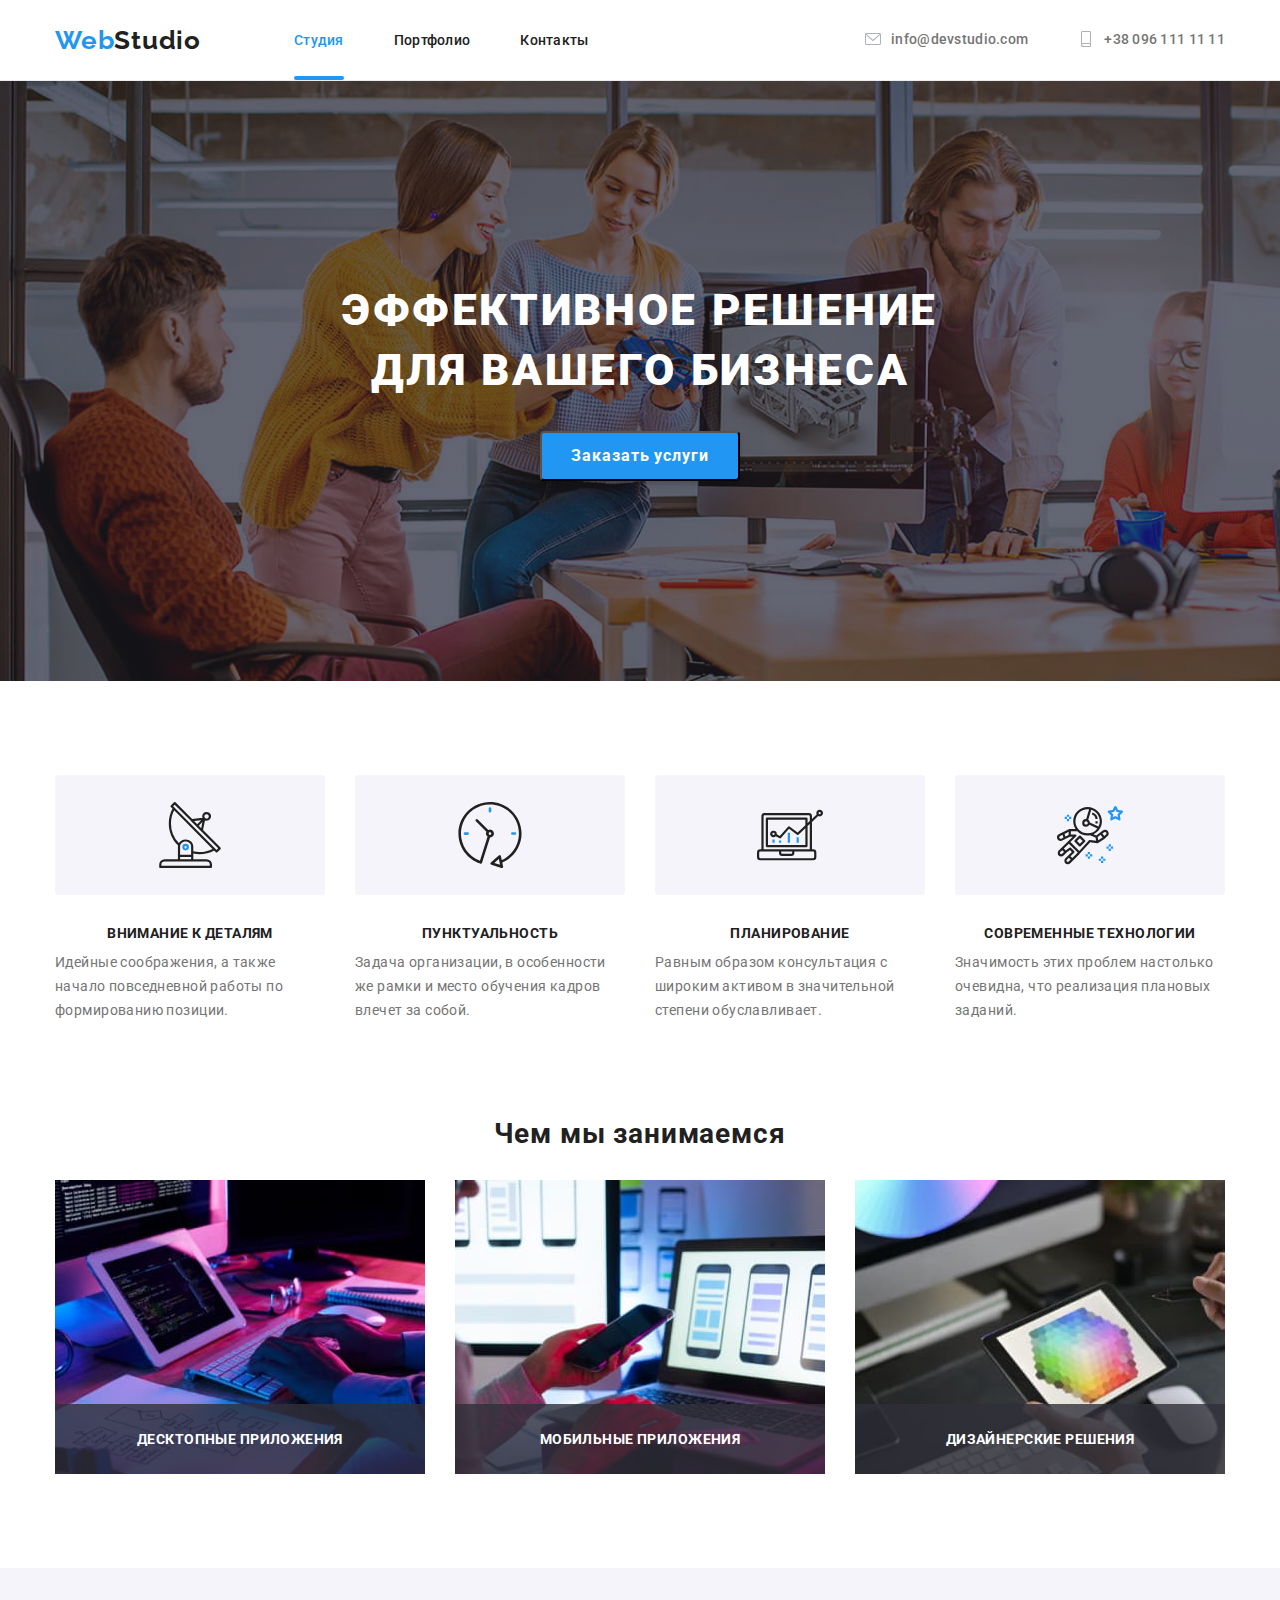
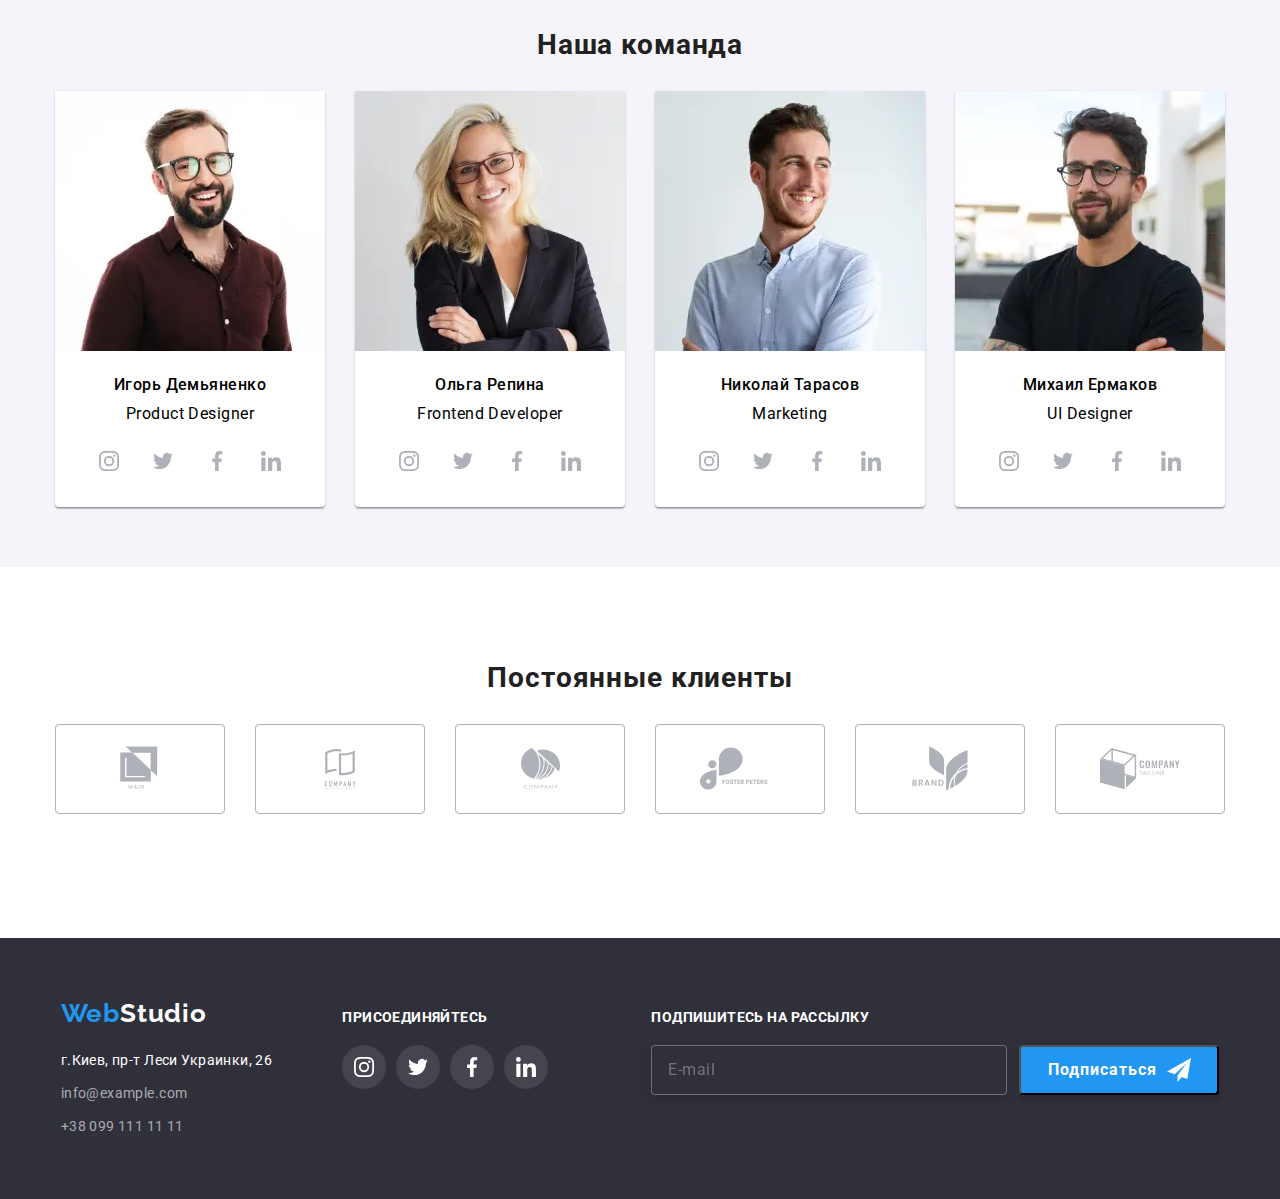
<file: index.html>
<!DOCTYPE html>
<html lang="en">
<head>
    <meta charset="UTF-8">
    <meta name="viewport" content="width=device-width, initial-scale=1.0">
    <title>WebStudio</title>
    <link rel="stylesheet" href="https://cdnjs.cloudflare.com/ajax/libs/modern-normalize/1.0.0/modern-normalize.min.css">
    <link rel="preconnect" href="https://fonts.gstatic.com">
    <link href="https://fonts.googleapis.com/css2?family=Raleway:wght@700&family=Roboto:wght@400;500;700;900&display=swap" rel="stylesheet">
    <link rel="stylesheet" href="./css/main.min.css">
</head>
<body>

    
    <header class="header">
        <div class="container inline-header">
            <a class="logo-header" href="./index.html"><span>Web</span>Studio</a>

            <nav class="header-navigation">    
                <ul class="nav-menu"> 
                    <li class="nav-menu-item"><a class="nav-link-active" href="./index.html"><span class="active">Студия</span></a></li>
                    <li class="nav-menu-item"><a class="nav-link" href="./portfolio.html">Портфолио</a></li>
                    <li class="nav-menu-item"><a class="nav-link" href="">Контакты</a></li>
                </ul>
            </nav>    
            <ul class="header-contacts">    
                <li class="header-contacts-item">  
                    <a href="mailto:info@devstudio.com" class="header-mail-link">
                        <svg class="header-icon" width="16" height="16">
                            <use href="./img/sprite.svg#mail"></use>
                        </svg>
                        info@devstudio.com
                    </a>
                </li>
                <li class="header-contacts-item"> 
                    <a href="tel:+380961111111" class="header-tel-link">
                        <svg class="header-icon" width="16" height="16">
                            <use  href="./img/sprite.svg#tel" ></use>
                        </svg>
                        +38 096 111 11 11
                    </a>
                </li>
            </ul>
            <button type="button" class="burger-menu" data-menu-button>
                <svg class="burger-menu-icon">
                    <use href="./img/sprite.svg#burger-menu"></use>
                </svg>
            </button>  
        </div>      
        <div class="mobile-menu" data-menu>
            <button type="button" class="mobile-menu-close-button" data-menu-close>
                <svg class="mobile-menu-close-icon">
                    <use href="./img/sprite.svg#close-burger-menu"></use>
                </svg>
            </button>
            <ul class="mobile-menu-nav">
                <li class="mobile-menu-item"><a class="mobile-menu-link" href="./index.html">Студия</a></li>
                <li class="mobile-menu-item"><a class="mobile-menu-link" href="./portfolio.html">Портфолио</a></li>
                <li class="mobile-menu-item"><a class="mobile-menu-link" href="">Контакты</a></li>
            </ul>
            <ul class="mobile-menu-contacts">
                <li class="mobile-menu-contacts-tel"><a class="mobile-menu-tel-link" href="">+38 096 111 11 11</a></li>
                <li class="mobile-menu-contacts-mail"><a class="mobile-menu-mail-link" href="">info@devstudio.com</a></li>
            </ul>
            <ul class="mobile-menu-soc-list">
                <li class="mobile-menu-soc-item"><a class="mobile-menu-soc-link" href="">Instagram <span class="soc-link-border"></span></a></li>
                <li class="mobile-menu-soc-item"><a class="mobile-menu-soc-link" href="">Twitter <span class="soc-link-border"></span></a></li>
                <li class="mobile-menu-soc-item"><a class="mobile-menu-soc-link" href="">Facebook <span class="soc-link-border"></span></a></li>
                <li class="mobile-menu-soc-item"><a class="mobile-menu-soc-link" href="">Linkedin</a></li>
            </ul>
        </div>    
    </header>

    
    <main>        
        <section class="hero">
        <div class="container hero-container">    
            <h1 class="hero-header">Эффективное решение для вашего бизнеса</h1>
            <button type="button" class="hero-button" data-modal-open >Заказать услуги</button>
        </div>
        </section>


        <section class="feature">
            <ul class="feature-list container">
                <li class="feature-list-item">
                    <div class="feature-list-sprite">
                        <svg class="feature-list-icon" width="66" height="70">
                            <use href="./img/sprite.svg#antenna"></use>
                        </svg>
                    </div>
                    <h2>Внимание к деталям</h2>
                    <p>Идейные соображения, а также начало повседневной работы по формированию позиции.</p>
                </li>
                <li class="feature-list-item punctuality">
                    <div class="feature-list-sprite">
                        <svg class="feature-list-icon" width="66" height="70">
                            <use href="./img/sprite.svg#clock"></use>
                        </svg>
                    </div>
                    <h2>Пунктуальность</h2>
                    <p>Задача организации, в особенности же рамки и место обучения кадров влечет за собой.</p>
                </li>
                <li class="feature-list-item planning">
                    <div class="feature-list-sprite">
                        <svg class="feature-list-icon" width="66" height="70">
                            <use href="./img/sprite.svg#diagram"></use>
                        </svg>
                    </div>
                    <h2>Планирование</h2>
                    <p>Равным образом консультация с широким активом в значительной степени обуславливает.</p>
                </li>
                <li class="feature-list-item modern-technologies">
                    <div class="feature-list-sprite">
                        <svg class="feature-list-icon" width="66" height="70">
                            <use href="./img/sprite.svg#astronaut"></use>
                        </svg>
                    </div>
                    <h2>Современные технологии</h2>
                    <p>Значимость этих проблем настолько очевидна, что реализация плановых заданий.</p>
                </li>
            </ul>
        </section>

        <section class="represent">
            <div class="container">
                <h2 class="rep-team">Чем мы занимаемся</h2>
                <ul class="rep-list">
                    <li class="rep-list-item">
                        <div class="rep-box">
                            <img src="./img/img.jpg" alt="pc" width="370" height="294">
                            <p class="rep-description">Десктопные приложения</p>
                        </div>    
                    </li>
                    <li class="rep-list-item">
                        <div class="rep-box">
                            <img src="./img/img1.jpg" alt="phone" width="370" height="294">
                            <p class="rep-description">Мобильные приложения</p>
                        </div>
                    </li>
                    <li class="rep-list-item">
                        <div class="rep-box">
                            <img src="./img/img3.jpg" alt="tablet" width="370" height="294">
                            <p class="rep-description">Дизайнерские решения</p>
                        </div>
                    </li>
                </ul>
            </div>
        </section>

      <section class="our-team">
            <div class="container">
                <h2 class="rep-team">Наша команда</h2>
                <ul class="our-team-list">
                    <li class="our-team-list-item">
                        <picture>
                            <source srcset="./img/desktop/face1-desktop@1x.webp 1x, ./img/desktop/face1-desktop@2x.webp 2x"
                            media="(min-width: 1200px)" type="image/webp">
                            <source srcset="./img/desktop/face1-desktop@1x.jpg 1x, ./img/desktop/face1-desktop@2x.jpg 2x"
                            media="(min-width: 1200px)">
                            <source srcset="./img/tablet/face1-tablet@1x.webp 1x, ./img/tablet/face1-tablet@2x.webp 2x"
                            media="(min-width: 768px)" type="image/webp">
                            <source srcset="./img/tablet/face1-tablet@1x.jpg 1x, ./img/tablet/face1-tablet@2x.jpg 2x"
                            media="(min-width: 768px)">
                            <source srcset="./img/mobile/face1-mobile@1x.webp 1x, ./img/mobile/face1-mobile@2x.webp 2x"
                            media="(min-width: 320px)" type="image/webp">
                            <source srcset="./img/mobile/face1-mobile@1x.jpg 1x, ./img/mobile/face1-mobile@2x.jpg 2x"
                            media="(min-width: 320px)">
                            <img src="./img/team1.jpg" alt="Игорь Демьяненко">
                        </picture>
                        <div class="our-team-list-item-description">
                            <h3>Игорь Демьяненко</h3>
                            <p>Product Designer</p>
                            <ul class="soc-list">
                                <li class="soc-list-item">
                                    <a class="soc-link" href="#">
                                        <svg class="soc-link-icon" width="20" height="20">
                                            <use href="./img/sprite.svg#instagram"></use>
                                        </svg>
                                    </a>
                                </li>
                                <li class="soc-list-item">
                                    <a class="soc-link" href="#">
                                        <svg class="soc-link-icon" width="20" height="20">
                                            <use href="./img/sprite.svg#twitter"></use>
                                        </svg>
                                    </a>
                                </li>
                                <li class="soc-list-item">
                                    <a class="soc-link" href="#">
                                        <svg class="soc-link-icon" width="20" height="20">
                                            <use href="./img/sprite.svg#facebook"></use>
                                        </svg>
                                    </a>
                                </li>
                                <li class="soc-list-item">
                                    <a class="soc-link" href="#">
                                        <svg class="soc-link-icon" width="20" height="20">
                                            <use href="./img/sprite.svg#linkedin"></use>
                                        </svg>
                                    </a>
                                </li>
                            </ul>
                        </div>
                    </li>
                    <li class="our-team-list-item">
                        <picture>
                            <source srcset="./img/desktop/face2-desktop@1x.webp 1x, ./img/desktop/face2-desktop@2x.webp 2x"
                            media="(min-width: 1200px)" type="image/webp">
                            <source srcset="./img/desktop/face2-desktop@1x.jpg 1x, ./img/desktop/face2-desktop@2x.jpg 2x"
                            media="(min-width: 1200px)">
                            <source srcset="./img/tablet/face2-tablet@1x.webp 1x, ./img/tablet/face2-tablet@2x.webp 2x"
                            media="(min-width: 768px)" type="image/webp">
                            <source srcset="./img/tablet/face2-tablet@1x.jpg 1x, ./img/tablet/face2-tablet@2x.jpg 2x"
                            media="(min-width: 768px)">
                            <source srcset="./img/mobile/face2-mobile@1x.webp 1x, ./img/mobile/face2-mobile@2x.webp 2x"
                            media="(min-width: 320px)" type="image/webp">
                            <source srcset="./img/mobile/face2-mobile@1x.jpg 1x, ./img/mobile/face2-mobile@2x.jpg 2x"
                            media="(min-width: 320px)">
                            <img src="./img/team2.jpg" alt="Ольга Репина">
                        </picture>
                        <div class="our-team-list-item-description">    
                            <h3>Ольга Репина</h3>
                            <p>Frontend Developer</p>
                            <ul class="soc-list">
                                <li class="soc-list-item">
                                    <a class="soc-link" href="#">
                                        <svg class="soc-link-icon" width="20" height="20">
                                            <use href="./img/sprite.svg#instagram"></use>
                                        </svg>
                                    </a>
                                </li>
                                <li class="soc-list-item">
                                    <a class="soc-link" href="#">
                                        <svg class="soc-link-icon" width="20" height="20">
                                            <use href="./img/sprite.svg#twitter"></use>
                                        </svg>
                                    </a>
                                </li>
                                <li class="soc-list-item">
                                    <a class="soc-link" href="#">
                                        <svg class="soc-link-icon" width="20" height="20">
                                            <use href="./img/sprite.svg#facebook"></use>
                                        </svg>
                                    </a>
                                </li>
                                <li class="soc-list-item">
                                    <a class="soc-link" href="#">
                                        <svg class="soc-link-icon" width="20" height="20">
                                            <use href="./img/sprite.svg#linkedin"></use>
                                        </svg>
                                    </a>
                                </li>
                            </ul>
                        </div>
                    </li>
                    <li class="our-team-list-item">
                        <picture>
                            <source srcset="./img/desktop/face3-desktop@1x.webp 1x, ./img/desktop/face3-desktop@2x.webp 2x"
                            media="(min-width: 1200px)" type="image/webp">
                            <source srcset="./img/desktop/face3-desktop@1x.jpg 1x, ./img/desktop/face3-desktop@2x.jpg 2x"
                            media="(min-width: 1200px)">
                            <source srcset="./img/tablet/face3-tablet@1x.webp 1x, ./img/tablet/face3-tablet@2x.webp 2x"
                            media="(min-width: 768px)" type="image/webp">
                            <source srcset="./img/tablet/face3-tablet@1x.jpg 1x, ./img/tablet/face3-tablet@2x.jpg 2x"
                            media="(min-width: 768px)">
                            <source srcset="./img/mobile/face3-mobile@1x.webp 1x, ./img/mobile/face3-mobile@2x.webp 2x"
                            media="(min-width: 320px)" type="image/webp">
                            <source srcset="./img/mobile/face3-mobile@1x.jpg 1x, ./img/mobile/face3-mobile@2x.jpg 2x"
                            media="(min-width: 320px)">
                            <img src="./img/team3.jpg" alt="Николай Тарасов">
                        </picture>
                        <div class="our-team-list-item-description">    
                            <h3>Николай Тарасов</h3>
                            <p>Marketing</p>
                            <ul class="soc-list">
                                <li class="soc-list-item">
                                    <a class="soc-link" href="#">
                                        <svg class="soc-link-icon" width="20" height="20">
                                            <use href="./img/sprite.svg#instagram"></use>
                                        </svg>
                                    </a>
                                </li>
                                <li class="soc-list-item">
                                    <a class="soc-link" href="#">
                                        <svg class="soc-link-icon" width="20" height="20">
                                            <use href="./img/sprite.svg#twitter"></use>
                                        </svg>
                                    </a>
                                </li>
                                <li class="soc-list-item">
                                    <a class="soc-link" href="#">
                                        <svg class="soc-link-icon" width="20" height="20">
                                            <use href="./img/sprite.svg#facebook"></use>
                                        </svg>
                                    </a>
                                </li>
                                <li class="soc-list-item">
                                    <a class="soc-link" href="#">
                                        <svg class="soc-link-icon" width="20" height="20">
                                            <use href="./img/sprite.svg#linkedin"></use>
                                        </svg>
                                    </a>
                                </li>
                            </ul>
                        </div>
                    </li>
                    <li class="our-team-list-item">
                        <picture>
                            <source srcset="./img/desktop/face4-desktop@1x.webp 1x, ./img/desktop/face4-desktop@2x.webp 2x"
                            media="(min-width: 1200px)" type="image/webp">
                            <source srcset="./img/desktop/face4-desktop@1x.jpg 1x, ./img/desktop/face4-desktop@2x.jpg 2x"
                            media="(min-width: 1200px)">
                            <source srcset="./img/tablet/face4-tablet@1x.webp 1x, ./img/tablet/face4-tablet@2x.webp 2x"
                            media="(min-width: 768px)" type="image/webp">
                            <source srcset="./img/tablet/face4-tablet@1x.jpg 1x, ./img/tablet/face4-tablet@2x.jpg 2x"
                            media="(min-width: 768px)">
                            <source srcset="./img/mobile/face4-mobile@1x.webp 1x, ./img/mobile/face4-mobile@2x.webp 2x"
                            media="(min-width: 320px)" type="image/webp">
                            <source srcset="./img/mobile/face4-mobile@1x.jpg 1x, ./img/mobile/face4-mobile@2x.jpg 2x"
                            media="(min-width: 320px)">
                            <img src="./img/team4.jpg" alt="Михаил Ермаков">
                        </picture>
                        <div class="our-team-list-item-description">    
                            <h3>Михаил Ермаков</h3>
                            <p>UI Designer</p>
                            <ul class="soc-list">
                                <li class="soc-list-item">
                                    <a class="soc-link" href="#">
                                        <svg class="soc-link-icon" width="20" height="20">
                                            <use href="./img/sprite.svg#instagram"></use>
                                        </svg>
                                    </a>
                                </li>
                                <li class="soc-list-item">
                                    <a class="soc-link" href="#">
                                        <svg class="soc-link-icon" width="20" height="20">
                                            <use href="./img/sprite.svg#twitter"></use>
                                        </svg>
                                    </a>
                                </li>
                                <li class="soc-list-item">
                                    <a class="soc-link" href="#">
                                        <svg class="soc-link-icon" width="20" height="20">
                                            <use href="./img/sprite.svg#facebook"></use>
                                        </svg>
                                    </a>
                                </li>
                                <li class="soc-list-item">
                                    <a class="soc-link" href="#">
                                        <svg class="soc-link-icon" width="20" height="20">
                                            <use href="./img/sprite.svg#linkedin"></use>
                                        </svg>
                                    </a>
                                </li>
                            </ul>
                        </div>
                    </li>
                </ul>
            </div>    
        </section>


    <section class="clients">
            <h2 class="rep-team">Постоянные клиенты</h2>
            <div class="container">
                <ul class="client-list">
                    <li class="client-item">
                        <a class="client-item-link" href="#">
                            <svg class="client-item-icon" width="45" height="50">
                                <use href="./img/sprite.svg#logo-1"></use>
                            </svg>
                        </a>
                    </li>
                    <li class="client-item">
                        <a class="client-item-link" href="#">
                            <svg class="client-item-icon" width="40" height="52">
                                <use href="./img/sprite.svg#logo-2"></use>
                            </svg>
                        </a>
                    </li>
                    <li class="client-item">
                        <a class="client-item-link" href="#">
                            <svg class="client-item-icon" width="41" height="43">
                                <use href="./img/sprite.svg#logo-3"></use>
                            </svg>
                        </a>
                    </li>
                    <li class="client-item">
                        <a class="client-item-link" href="#">
                            <svg class="client-item-icon" width="100" height="80">
                                <use href="./img/sprite.svg#logo-4"></use>
                            </svg>
                        </a>
                    </li>
                    <li class="client-item">
                        <a class="client-item-link" href="#">
                            <svg class="client-item-icon" width="70" height="55">
                                <use href="./img/sprite.svg#logo-5"></use>
                            </svg>
                        </a>
                    </li>
                    <li class="client-item">
                        <a class="client-item-link" href="#">
                            <svg class="client-item-icon" width="100" height="80">
                                <use href="./img/sprite.svg#logo-6"></use>
                            </svg>
                        </a>
                    </li>
                </ul>
            </div>
        </section>


    </main> 
    <footer class="footer">
        <div class="container footer-inline">
            <div class="footer-contacts">
                <a class="footer-logo" href="./index.html"><span>Web</span>Studio</a>
                <address class="address">г.Киев, пр-т Леси Украинки, 26</address>  
                <ul class="footer-list">
                    <li class="footer-list-item"><a class="footer-contacts" href="mailto:info@example.com">info@example.com</a></li>
                    <li class="footer-list-item"><a class="footer-contacts" href="tel:+380991111111">+38 099 111 11 11</a></li>
                </ul>
            </div>
            <div class="join-container">
                <h2 class="join">Присоединяйтесь</h2>
                <ul class="join-list">
                    <li class="join-list-item">
                        <a class="join-link" href="#">
                            <svg class="join-link-icon" width="20" height="20">
                                <use href="./img/sprite.svg#instagram"></use>
                            </svg>
                        </a>
                    </li>
                    <li class="join-list-item">
                        <a class="join-link" href="#">
                            <svg class="join-link-icon" width="20" height="20">
                                <use href="./img/sprite.svg#twitter"></use>
                            </svg>
                        </a>
                    </li>
                    <li class="join-list-item">
                        <a class="join-link" href="#">
                            <svg class="join-link-icon" width="20" height="20">
                                <use href="./img/sprite.svg#facebook"></use>
                            </svg>
                        </a>
                    </li>
                    <li class="join-list-item">
                        <a class="join-link" href="#">
                            <svg class="join-link-icon" width="20" height="20">
                                <use href="./img/sprite.svg#linkedin"></use>
                            </svg>
                        </a>
                    </li>
                </ul>
            </div> 
            <div class="subscribe">
                <p class="subscribe-text">Подпишитесь на рассылку</p>
                <div class="subscribe-inline">
                    <label>
                        <input type="email" name="subscribe-mail" id="subscribe-mail" placeholder="E-mail" class="subscribe-mail">
                    </label>          
                    <button type="submit" class="subscribe-button">Подписаться
                        <svg class="subscribe-icon" width="24" height="24">
                            <use href="./img/sprite.svg#send"></use>
                        </svg>
                    </button>
                </div>        
            </div>   
        </div>
    </footer>
    <div class="backdrop is-hidden" data-modal>
        <div class="modal">
            <button type="button" class="modal-close-button" data-modal-close>
                <svg width="11" height="11">
                    <use href="./img/sprite.svg#close"></use>
                </svg>
            </button>
            <p class="modal-text">Оставьте свои данные, мы вам перезвоним</p>
            <form name="order-form" action="#" class="modal-form">
                <label for="user-name" class="modal-form-input-lable">Имя</label>
                <div class="modal-form-input-wrap">  
                    <input id="user-name" name="user-name" type="text" class="modal-form-input">
                    <svg class="modal-form-icon" width="16" height="14">
                        <use href="./img/sprite.svg#modal-name"></use>
                    </svg>
                </div>
            

                <label for="user-tel" class="modal-form-input-lable">Телефон</label>
                <div class="modal-form-input-wrap">
                    <input id="user-tel" name="user-tel" type="number" class="modal-form-input">
                    <svg class="modal-form-icon" width="16" height="14">
                        <use href="./img/sprite.svg#modal-tel"></use>
                    </svg>
                </div>
            
                <label for="user-mail" class="modal-form-input-lable">Почта</label>
                <div class="modal-form-input-wrap">
                    <input id="user-mail" name="user-mail" type="text" class="modal-form-input">
                    <svg class="modal-form-icon" width="16" height="14">
                        <use href="./img/sprite.svg#modal-mail"></use>
                    </svg>
                </div>
            
                <label for="coment" class="modal-form-input-lable">Коментарий</label>
                <textarea id="coment" name="coment" class="modal-form-coment" placeholder="Введите текст"></textarea>
                
                <input type="checkbox" name="checkbox" id="policy-check" class="modal-form-checkbox visually-hidden">
                <label for="policy-check" class="modal-form-checkbox-text">Соглашаюсь с рассылкой и принимаю <a href="#" class="polisy-link">Условия договора</a></label>
                
                <button type="submit" class="submit-button">Отправить</button>
            </form>
        </div>
    </div> 
    <script src="./js/mobile-menu.js"></script>
    <script src="./js/modal.js"></script>   
</body>
</html>
</file>
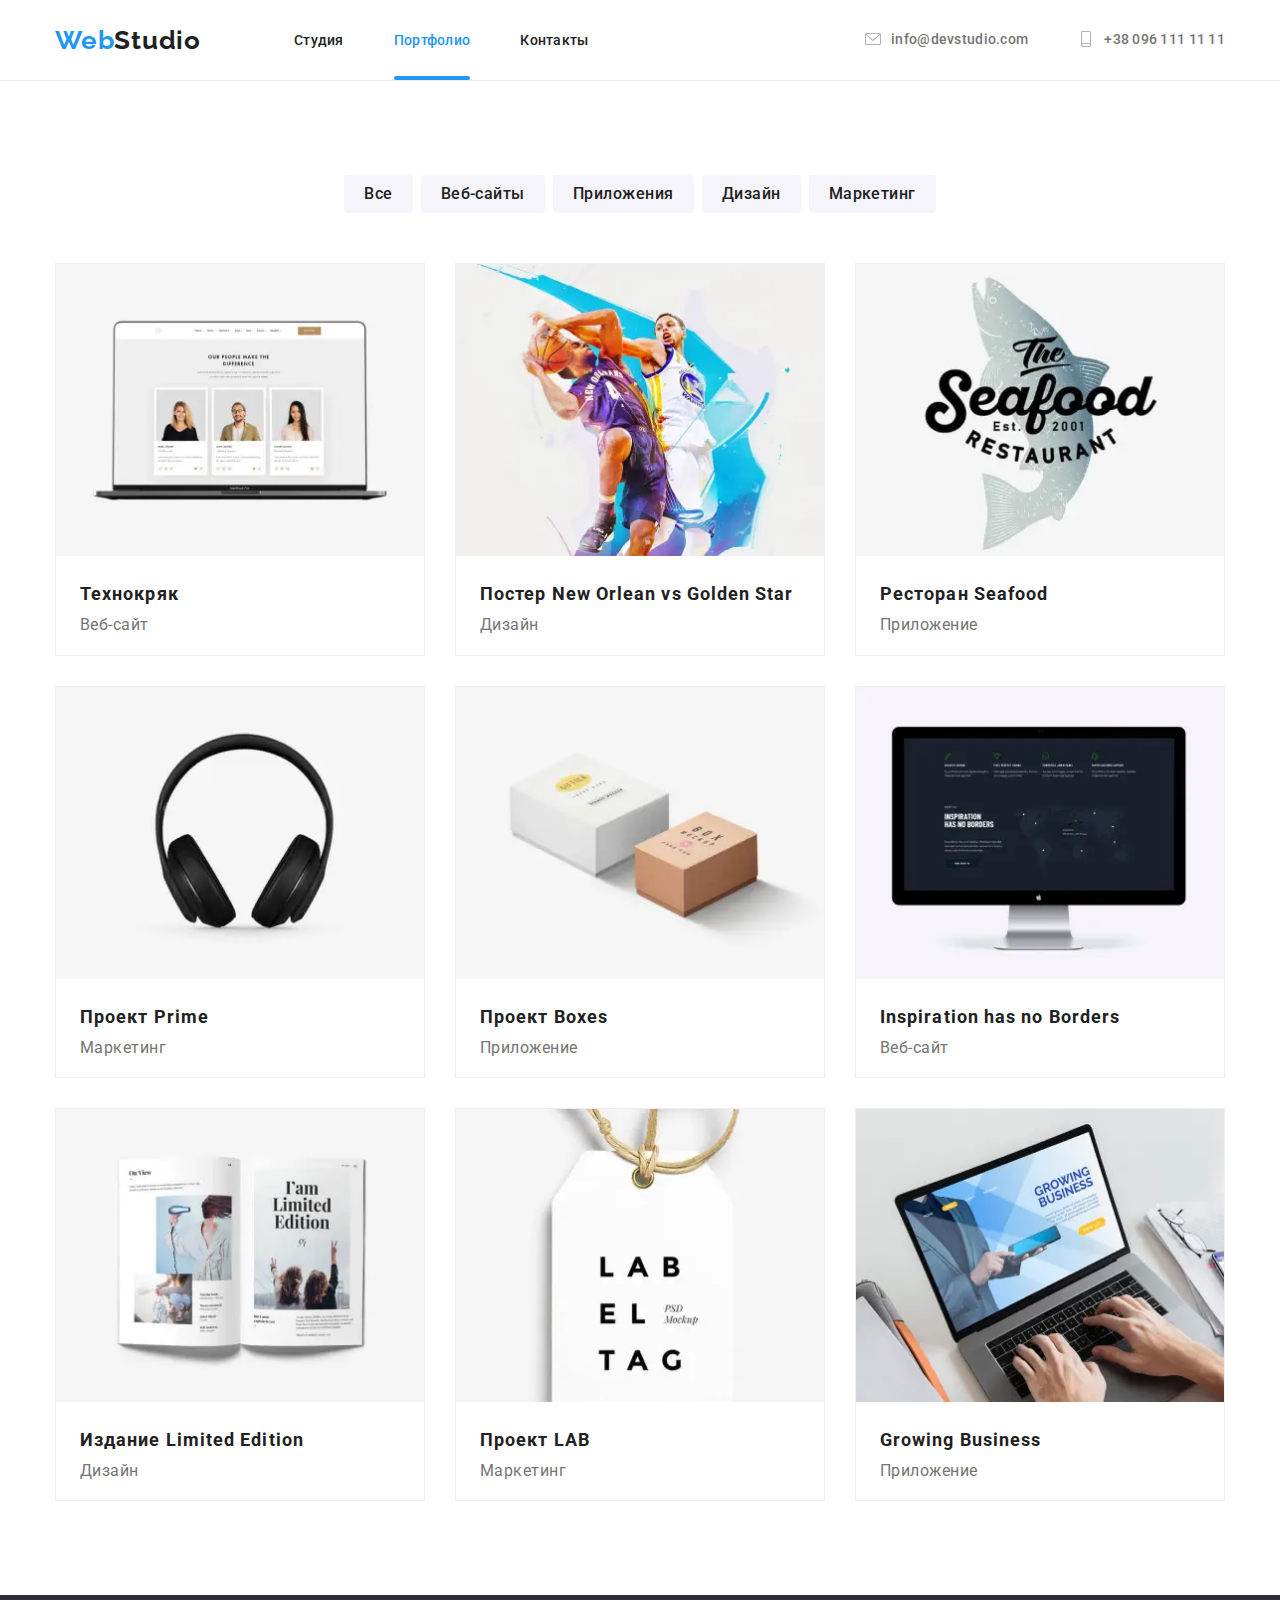
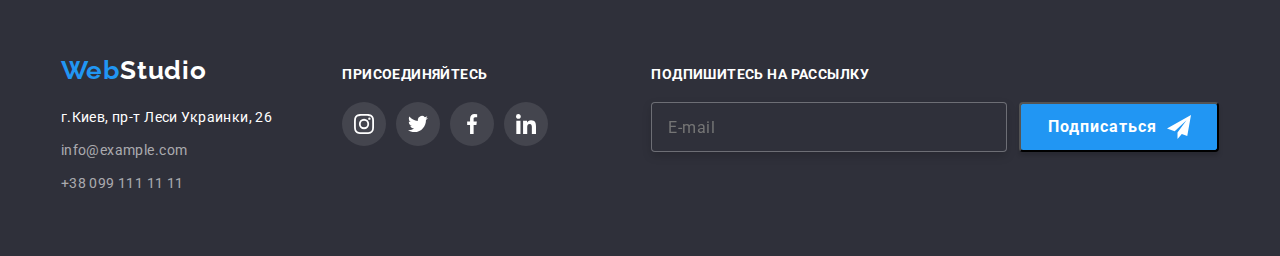
<file: portfolio.html>
<!DOCTYPE html>
<html lang="en">
<head>
    <meta charset="UTF-8">
    <meta name="viewport" content="width=device-width, initial-scale=1.0">
    <title>Portfolio</title>
    <link rel="stylesheet" href="https://cdnjs.cloudflare.com/ajax/libs/modern-normalize/1.0.0/modern-normalize.min.css">
    <link rel="preconnect" href="https://fonts.gstatic.com">
    <link href="https://fonts.googleapis.com/css2?family=Raleway:wght@700&family=Roboto:wght@400;500;700;900&display=swap" rel="stylesheet">
    <link rel="stylesheet" href="./css/portfolio.min.css">
</head>
<body ontouchstart="">
    <header class="header">
        <div class="container inline-header">
            <a class="logo-header" href="./index.html"><span>Web</span>Studio</a>

            <nav class="header-navigation">    
                <ul class="nav-menu"> 
                    <li class="nav-menu-item"><a class="nav-link" href="./index.html">Студия</a></li>
                    <li class="nav-menu-item"><a class="nav-link-active" href="./portfolio.html"><span class="active">Портфолио</span></a></li>
                    <li class="nav-menu-item"><a class="nav-link" href="">Контакты</a></li>
                </ul>
            </nav>    
            <ul class="header-contacts">    
                <li class="header-contacts-item">  
                    <a href="mailto:info@devstudio.com" class="header-mail-link">
                        <svg class="header-icon" width="16" height="16">
                            <use href="./img/sprite.svg#mail"></use>
                        </svg>
                        info@devstudio.com
                    </a>
                </li>
                <li class="header-contacts-item"> 
                    <a href="tel:+380961111111" class="header-tel-link">
                        <svg class="header-icon" width="16" height="16">
                            <use  href="./img/sprite.svg#tel" ></use>
                        </svg>
                        +38 096 111 11 11
                    </a>
                </li>
            </ul>
            <button type="button" class="burger-menu" data-menu-button>
                <svg class="burger-menu-icon">
                    <use href="./img/sprite.svg#burger-menu"></use>
                </svg>
            </button>  
        </div>      
        <div class="mobile-menu" data-menu>
            <button type="button" class="mobile-menu-close-button" data-menu-close>
                <svg class="mobile-menu-close-icon">
                    <use href="./img/sprite.svg#close-burger-menu"></use>
                </svg>
            </button>
            <ul class="mobile-menu-nav">
                <li class="mobile-menu-item"><a class="mobile-menu-link" href="./index.html">Студия</a></li>
                <li class="mobile-menu-item"><a class="mobile-menu-link" href="./portfolio.html">Портфолио</a></li>
                <li class="mobile-menu-item"><a class="mobile-menu-link" href="">Контакты</a></li>
            </ul>
            <ul class="mobile-menu-contacts">
                <li class="mobile-menu-contacts-tel"><a class="mobile-menu-tel-link" href="">+38 096 111 11 11</a></li>
                <li class="mobile-menu-contacts-mail"><a class="mobile-menu-mail-link" href="">info@devstudio.com</a></li>
            </ul>
            <ul class="mobile-menu-soc-list">
                <li class="mobile-menu-soc-item"><a class="mobile-menu-soc-link" href="">Instagram <span class="soc-link-border"></span></a></li>
                <li class="mobile-menu-soc-item"><a class="mobile-menu-soc-link" href="">Twitter <span class="soc-link-border"></span></a></li>
                <li class="mobile-menu-soc-item"><a class="mobile-menu-soc-link" href="">Facebook <span class="soc-link-border"></span></a></li>
                <li class="mobile-menu-soc-item"><a class="mobile-menu-soc-link" href="">Linkedin</a></li>
            </ul>
        </div>    
    </header>


    <main>
        <section class="our-work">
            <h1 class="visually-hidden">Примеры работ</h1>
            <div class="container">
                <ul class="filter-list">
                    <li class="filter-list-item">       
                        <button type="button" class="filter-button">Все</button> 
                    </li>    
                    <li class="filter-list-item">
                        <button type="button" class="filter-button">Веб-сайты</button>
                    </li>
                    <li class="filter-list-item">
                        <button type="button" class="filter-button">Приложения</button>
                    </li>
                    <li class="filter-list-item">
                        <button type="button" class="filter-button">Дизайн</button>
                    </li> 
                    <li class="filter-list-item">
                        <button type="button" class="filter-button">Маркетинг</button>
                    </li>
                </ul>     
                <ul class="work-examples">
                    <li class="work-examples-item">
                        <a class="work-link" href="#">
                            <div class="box">
                                <picture>
                                    <source srcset="./img/desktop/website1-desktop@1x.webp 1x, ./img/desktop/website1-desktop@2x.webp 2x" type="image/webp" media="(min-width: 1200px)">
                                    <source srcset="./img/desktop/website1-desktop@1x.jpg 1x, ./img/desktop/website1-desktop@2x.jpg 2x" media="(min-width: 1200px)">
                                    <source srcset="./img/tablet/website1-tablet@1x.webp 1x, ./img/tablet/website1-tablet@2x.webp 2x" type="image/webp" media="(min-width: 768px)">
                                    <source srcset="./img/tablet/website1-tablet@1x.jpg 1x, ./img/tablet/website1-tablet@2x.jpg 2x" media="(min-width: 768px)">
                                    <source srcset="./img/mobile/website1-mobile@1x.webp 1x, ./img/mobile/website1-mobile@2x.webp 2x" type="image/webp" media="(min-width: 320px)">
                                    <source srcset="./img/mobile/website1-mobile@1x.jpg 1x, ./img/mobile/website1-mobile@2x.jpg 2x" media="(min-width: 320px)">
                                    <img class="work-img" src="./img/p1.jpg" alt="Технокряк">
                                </picture>
                                <p class="overlay overlay-text">Технокряк это современная площадка распространения коронавируса. Компании используют эту платформу для цифрового шпионажа и атак на защищённые сервера конкурентов.</p>
                            </div>
                            <div class="work-examples-item-description">    
                                <h2>Технокряк</h2>
                                <p class="portfolio-text">Веб-сайт</p>
                            </div>     
                        </a>   
                    </li>
                    <li class="work-examples-item">
                        <a class="work-link" href="#">
                            <div class="box">
                                <picture>
                                    <source srcset="./img/desktop/design1-desktop@1x.webp 1x, ./img/desktop/design1-desktop@2x.webp 2x" type="image/webp" media="(min-width: 1200px)">
                                    <source srcset="./img/desktop/design1-desktop@1x.jpg 1x, ./img/desktop/design1-desktop@2x.jpg 2x" media="(min-width: 1200px)">
                                    <source srcset="./img/tablet/design1-tablet@1x.webp 1x, ./img/tablet/design1-tablet@2x.webp 2x" type="image/webp" media="(min-width: 768px)">
                                    <source srcset="./img/tablet/design1-tablet@1x.jpg 1x, ./img/tablet/design1-tablet@2x.jpg 2x" media="(min-width: 768px)">
                                    <source srcset="./img/mobile/design1-mobile@1x.webp 1x, ./img/mobile/design1-mobile@2x.webp 2x" type="image/webp" media="(min-width: 320px)">
                                    <source srcset="./img/mobile/design1-mobile@1x.jpg 1x, ./img/mobile/design1-mobile@2x.jpg 2x" media="(min-width: 320px)">
                                    <img class="work-img" src="./img/p2.jpg" alt="Технокряк">
                                </picture>
                                <p class="overlay overlay-text"></p>
                            </div>                                    
                            <div class="work-examples-item-description">    
                                <h2>Постер New Orlean vs Golden Star</h2>
                                <p class="portfolio-text">Дизайн</p>
                            </div>
                        </a>
                    </li>
                    <li class="work-examples-item">
                        <a class="work-link" href="#">
                            <div class="box">
                                <picture>
                                    <source srcset="./img/desktop/app1-desktop@1x.webp 1x, ./img/desktop/app1-desktop@2x.webp 2x" type="image/webp" media="(min-width: 1200px)">
                                    <source srcset="./img/desktop/app1-desktop@1x.jpg 1x, ./img/desktop/app1-desktop@2x.jpg 2x" media="(min-width: 1200px)">
                                    <source srcset="./img/tablet/app1-tablet@1x.webp 1x, ./img/tablet/app1-tablet@2x.webp 2x" type="image/webp" media="(min-width: 768px)">
                                    <source srcset="./img/tablet/app1-tablet@1x.jpg 1x, ./img/tablet/app1-tablet@2x.jpg 2x" media="(min-width: 768px)">
                                    <source srcset="./img/mobile/app1-mobile@1x.webp 1x, ./img/mobile/app1-mobile@2x.webp 2x" type="image/webp" media="(min-width: 320px)">
                                    <source srcset="./img/mobile/app1-mobile@1x.jpg 1x, ./img/mobile/app1-mobile@2x.jpg 2x" media="(min-width: 320px)">
                                    <img class="work-img" src="./img/p3.jpg" alt="Технокряк">
                                </picture>
                                <p class="overlay overlay-text"></p>
                            </div>
                            <div class="work-examples-item-description">    
                                <h2>Ресторан Seafood</h2>
                                <p class="portfolio-text">Приложение</p>
                            </div>
                        </a>
                    <li class="work-examples-item">
                        <a class="work-link" href="#">
                            <div class="box">
                                <picture>
                                    <source srcset="./img/desktop/marketing1-desktop@1x.webp 1x, ./img/desktop/marketing1-desktop@2x.webp 2x" type="image/webp" media="(min-width: 1200px)">
                                    <source srcset="./img/desktop/marketing1-desktop@1x.jpg 1x, ./img/desktop/marketing1-desktop@2x.jpg 2x" media="(min-width: 1200px)">
                                    <source srcset="./img/tablet/marketing1-tablet@1x.webp 1x, ./img/tablet/marketing1-tablet@2x.webp 2x" type="image/webp" media="(min-width: 768px)">
                                    <source srcset="./img/tablet/marketing1-tablet@1x.jpg 1x, ./img/tablet/marketing1-tablet@2x.jpg 2x" media="(min-width: 768px)">
                                    <source srcset="./img/mobile/marketing1-mobile@1x.webp 1x, ./img/mobile/marketing1-mobile@2x.webp 2x" type="image/webp" media="(min-width: 320px)">
                                    <source srcset="./img/mobile/marketing1-mobile@1x.jpg 1x, ./img/mobile/marketing1-mobile@2x.jpg 2x" media="(min-width: 320px)">
                                    <img class="work-img" src="./img/p4.jpg" alt="Технокряк">
                                </picture>
                                <p class="overlay overlay-text"></p>
                            </div>
                            <div class="work-examples-item-description">    
                                <h2>Проект Prime</h2>                 
                                <p class="portfolio-text">Маркетинг</p>
                            </div>
                        </a>
                    </li>
                    <li class="work-examples-item">
                        <a class="work-link" href="#">
                            <div class="box">
                                <picture>
                                    <source srcset="./img/desktop/app2-desktop@1x.webp 1x, ./img/desktop/app2-desktop@2x.webp 2x" type="image/webp" media="(min-width: 1200px)">
                                    <source srcset="./img/desktop/app2-desktop@1x.jpg 1x, ./img/desktop/app2-desktop@2x.jpg 2x" media="(min-width: 1200px)">
                                    <source srcset="./img/tablet/app2-tablet@1x.webp 1x, ./img/tablet/app2-tablet@2x.webp 2x" type="image/webp" media="(min-width: 768px)">
                                    <source srcset="./img/tablet/app2-tablet@1x.jpg 1x, ./img/tablet/app2-tablet@2x.jpg 2x" media="(min-width: 768px)">
                                    <source srcset="./img/mobile/app2-mobile@1x.webp 1x, ./img/mobile/app2-mobile@2x.webp 2x" type="image/webp" media="(min-width: 320px)">
                                    <source srcset="./img/mobile/app2-mobile@1x.jpg 1x, ./img/mobile/app2-mobile@2x.jpg 2x" media="(min-width: 320px)">
                                    <img class="work-img" src="./img/p5.jpg" alt="Технокряк">
                                </picture>
                                <p class="overlay overlay-text"></p>
                            </div>
                            <div class="work-examples-item-description">    
                                <h2>Проект Boxes</h2>                  
                                <p class="portfolio-text">Приложение</p>
                            </div>
                        </a>
                    </li>
                    <li class="work-examples-item">
                        <a class="work-link" href="#">
                            <div class="box">
                                <picture>
                                    <source srcset="./img/desktop/website2-desktop@1x.webp 1x, ./img/desktop/website2-desktop@2x.webp 2x" type="image/webp" media="(min-width: 1200px)">
                                    <source srcset="./img/desktop/website2-desktop@1x.jpg 1x, ./img/desktop/website2-desktop@2x.jpg 2x" media="(min-width: 1200px)">
                                    <source srcset="./img/tablet/website2-tablet@1x.webp 1x, ./img/tablet/website2-tablet@2x.webp 2x" type="image/webp" media="(min-width: 768px)">
                                    <source srcset="./img/tablet/website2-tablet@1x.jpg 1x, ./img/tablet/website2-tablet@2x.jpg 2x" media="(min-width: 768px)">
                                    <source srcset="./img/mobile/website2-mobile@1x.webp 1x, ./img/mobile/website2-mobile@2x.webp 2x" type="image/webp" media="(min-width: 320px)">
                                    <source srcset="./img/mobile/website2-mobile@1x.jpg 1x, ./img/mobile/website2-mobile@2x.jpg 2x" media="(min-width: 320px)">
                                    <img class="work-img" src="./img/p6.jpg" alt="Технокряк">
                                </picture>
                                <p class="overlay overlay-text"></p>
                            </div>
                            <div class="work-examples-item-description">    
                                <h2>Inspiration has no Borders</h2>
                                <p class="portfolio-text">Веб-сайт</p>
                            </div>
                        </a>
                    </li>
                    <li class="work-examples-item">
                        <a class="work-link" href="#">
                            <div class="box">
                                <picture>
                                    <source srcset="./img/desktop/design2-desktop@1x.webp 1x, ./img/desktop/design2-desktop@2x.webp 2x" type="image/webp" media="(min-width: 1200px)">
                                    <source srcset="./img/desktop/design2-desktop@1x.jpg 1x, ./img/desktop/design2-desktop@2x.jpg 2x" media="(min-width: 1200px)">
                                    <source srcset="./img/tablet/design2-tablet@1x.webp 1x, ./img/tablet/design2-tablet@2x.webp 2x" type="image/webp" media="(min-width: 768px)">
                                    <source srcset="./img/tablet/design2-tablet@1x.jpg 1x, ./img/tablet/design2-tablet@2x.jpg 2x" media="(min-width: 768px)">
                                    <source srcset="./img/mobile/design2-mobile@1x.webp 1x, ./img/mobile/design2-mobile@2x.webp 2x" type="image/webp" media="(min-width: 320px)">
                                    <source srcset="./img/mobile/design2-mobile@1x.jpg 1x, ./img/mobile/design2-mobile@2x.jpg 2x" media="(min-width: 320px)">
                                    <img class="work-img" src="./img/p7.jpg" alt="Технокряк">
                                </picture>
                                <p class="overlay overlay-text"></p>
                            </div>
                            <div class="work-examples-item-description">    
                                <h2>Издание Limited Edition</h2>
                                <p class="portfolio-text">Дизайн</p>
                            </div>
                        </a>
                    </li>
                    <li class="work-examples-item">
                        <a class="work-link" href="#">
                            <div class="box">
                                <picture>
                                    <source srcset="./img/desktop/marketing2-desktop@1x.webp 1x, ./img/desktop/marketing2-desktop@2x.webp 2x" type="image/webp" media="(min-width: 1200px)">
                                    <source srcset="./img/desktop/marketing2-desktop@1x.jpg 1x, ./img/desktop/marketing2-desktop@2x.jpg 2x" media="(min-width: 1200px)">
                                    <source srcset="./img/tablet/marketing2-tablet@1x.webp 1x, ./img/tablet/marketing2-tablet@2x.webp 2x" type="image/webp" media="(min-width: 768px)">
                                    <source srcset="./img/tablet/marketing2-tablet@1x.jpg 1x, ./img/tablet/marketing2-tablet@2x.jpg 2x" media="(min-width: 768px)">
                                    <source srcset="./img/mobile/marketing2-mobile@1x.webp 1x, ./img/mobile/marketing2-mobile@2x.webp 2x" type="image/webp" media="(min-width: 320px)">
                                    <source srcset="./img/mobile/marketing2-mobile@1x.jpg 1x, ./img/mobile/marketing2-mobile@2x.jpg 2x" media="(min-width: 320px)">
                                    <img class="work-img" src="./img/p8.jpg" alt="Технокряк">
                                </picture>
                                <p class="overlay overlay-text"></p>
                            </div>
                            <div class="work-examples-item-description">    
                                <h2>Проект LAB</h2>               
                                <p class="portfolio-text">Маркетинг</p>
                            </div>
                        </a>
                    </li>
                    <li class="work-examples-item">
                        <a class="work-link" href="#">
                            <div class="box">
                                <picture>
                                    <source srcset="./img/desktop/app3-desktop@1x.webp 1x, ./img/desktop/app3-desktop@2x.webp 2x" type="image/webp" media="(min-width: 1200px)">
                                    <source srcset="./img/desktop/app3-desktop@1x.jpg 1x, ./img/desktop/app3-desktop@2x.jpg 2x" media="(min-width: 1200px)">
                                    <source srcset="./img/tablet/app3-tablet@1x.webp 1x, ./img/tablet/app3-tablet@2x.webp 2x" type="image/webp" media="(min-width: 768px)">
                                    <source srcset="./img/tablet/app3-tablet@1x.jpg 1x, ./img/tablet/app3-tablet@2x.jpg 2x" media="(min-width: 768px)">
                                    <source srcset="./img/mobile/app3-mobile@1x.webp 1x, ./img/mobile/app3-mobile@2x.webp 2x" type="image/webp" media="(min-width: 320px)">
                                    <source srcset="./img/mobile/app3-mobile@1x.jpg 1x, ./img/mobile/app3-mobile@2x.jpg 2x" media="(min-width: 320px)">
                                    <img class="work-img" src="./img/p9.jpg" alt="Технокряк">
                                </picture>
                                <p class="overlay overlay-text"></p>
                            </div>
                            <div class="work-examples-item-description">    
                                <h2>Growing Business</h2>              
                                <p class="portfolio-text">Приложение</p>
                            </div>
                        </a>
                    </li>
                </ul>
            </div>
        </section>
    </main>

    <footer class="footer">
        <div class="container footer-inline">
            <div>
                <a class="footer-logo" href="./index.html"><span>Web</span>Studio</a>
                <address class="address">г.Киев, пр-т Леси Украинки, 26</address>  
                <ul class="footer-list">
                    <li class="footer-list-item"><a class="footer-contacts" href="mailto:info@example.com">info@example.com</a></li>
                    <li class="footer-list-item"><a class="footer-contacts" href="tel:+380991111111">+38 099 111 11 11</a></li>
                </ul>
            </div>
            <div class="join-container">
                <h2 class="join">Присоединяйтесь</h2>
                <ul class="join-list">
                    <li class="join-list-item">
                        <a class="join-link" href="#">
                            <svg class="join-link-icon" width="20" height="20">
                                <use href="./img/sprite.svg#instagram"></use>
                            </svg>
                        </a>
                    </li>
                    <li class="join-list-item">
                        <a class="join-link" href="#">
                            <svg class="join-link-icon" width="20" height="20">
                                <use href="./img/sprite.svg#twitter"></use>
                            </svg>
                        </a>
                    </li>
                    <li class="join-list-item">
                        <a class="join-link" href="#">
                            <svg class="join-link-icon" width="20" height="20">
                                <use href="./img/sprite.svg#facebook"></use>
                            </svg>
                        </a>
                    </li>
                    <li class="join-list-item">
                        <a class="join-link" href="#">
                            <svg class="join-link-icon" width="20" height="20">
                                <use href="./img/sprite.svg#linkedin"></use>
                            </svg>
                        </a>
                    </li>
                </ul>
            </div> 
            <div class="subscribe">
                <p class="subscribe-text">Подпишитесь на рассылку</p>
                <div class="subscribe-inline">
                    <label>
                        <input type="email" name="subscribe-mail" id="subscribe-mail" placeholder="E-mail" class="subscribe-mail">
                    </label>          
                    <button type="submit" class="subscribe-button">Подписаться
                        <svg class="subscribe-icon" width="24" height="24">
                            <use href="./img/sprite.svg#send"></use>
                        </svg>
                    </button>
                </div>        
            </div>   
        </div>
    </footer>
    
    <script src="./js/modal.js"></script>
    <script src="./js/mobile-menu.js"></script>
</body>
</html>
</file>
<file: css/main.min.css>
:root{--background-color: #FFFFFF;--secondary-background-color: #2F303A;--accent-color: #2196F3;--text-color: #212121;--secondary-text-color: #757575;--font-main: 'Roboto', sans-serif}.visually-hidden{position:absolute;clip:rect(0 0 0 0);width:1px;height:1px;margin:-1px}.is-hidden{opacity:0;visibility:hidden;pointer-events:none}a{text-decoration:none}ul{list-style:none}body{font-family:var(--font-main);font-style:normal;font-weight:500;font-size:14px;line-height:1.142;letter-spacing:0.02em;background:var(--background-color)}img{display:block;max-width:100%;height:auto}.container{width:100%;padding-left:15px;padding-right:15px}.header .container{display:flex;justify-content:space-between;align-items:center}.portfolio .container{display:flex;flex-direction:column;justify-content:center;align-items:center}@media screen and (min-width: 480px){.container{width:480px;margin:0 auto}}@media screen and (min-width: 768px){.container{width:768px}}@media screen and (min-width: 1200px){.container{width:1200px}}.header{background-color:var(--background-color);border-bottom:1px solid #ECECEC;padding-top:16px;padding-bottom:16px}.logo-header{font-family:'Raleway', sans-serif;font-style:normal;font-weight:bold;font-size:24px;line-height:28px;letter-spacing:0.03em;color:var(--text-color)}.logo-header span{color:var(--accent-color)}.nav-menu{display:none}.header-contacts{display:none}.burger-menu{background-color:transparent;border:none;outline:none;padding:0}.burger-menu-icon{width:40px;height:40px}.mobile-menu{position:absolute;display:flex;flex-direction:column;z-index:2;padding-top:48px;padding-left:40px;padding-right:10px;padding-bottom:10px;width:95%;max-width:480px;top:0;left:0;right:0;background-color:#FFFFFF;box-shadow:0px 4px 8px rgba(0,0,0,0.04),0px 2px 4px rgba(0,0,0,0.08),0px 1px 3px rgba(0,0,0,0.16);opacity:0;visibility:hidden}.mobile-menu-close-button{position:absolute;top:10px;right:10px;width:40px;height:40px;background-color:transparent;border:none;padding:0}.mobile-menu-close-button:focus,.mobile-menu-close-button:focus{fill:var(--accent-color)}.mobile-menu-close-icon{width:20px;height:20px}.mobile-menu.is-open{opacity:1;visibility:visible}.mobile-menu-nav{margin:0;padding:0;margin-bottom:auto}.mobile-menu-item:not(:last-child){margin-bottom:36px}.mobile-menu-item :focus-within{color:var(--accent-color)}.mobile-menu-link{font-weight:500;font-size:40px;line-height:47px;letter-spacing:0.02em;color:#212121}.mobile-menu-contacts{margin:0;padding:0}.mobile-menu-contacts-tel{margin-top:302px;margin-bottom:32px}.mobile-menu-contacts-mail{margin-bottom:64px}.mobile-menu-tel-link{font-style:normal;font-weight:500;font-size:34px;line-height:40px;letter-spacing:0.02em;color:var(--accent-color)}.mobile-menu-mail-link{font-style:normal;font-weight:500;font-size:24px;line-height:28px;letter-spacing:0.02em;color:#757575}.mobile-menu-soc-list{display:flex;flex-wrap:wrap;margin:0;padding:0}.mobile-menu-soc-link{font-style:normal;font-weight:500;font-size:18px;line-height:1.22;letter-spacing:0.02em;color:var(--accent-color)}.mobile-menu-soc-link :not(last-child){margin-right:10px}.mobile-menu-soc-link :not(first-child){margin-left:10px}.soc-link-border{border:1px solid rgba(33,33,33,0.2);transform:rotate(90deg)}@media (min-width: 768px){.header{padding:0}.logo-header{margin-right:88px}.mobile-menu{display:none}.burger-menu{display:none}.nav-menu{display:flex;flex-direction:row;margin:0;padding:0}.nav-menu a{color:var(--text-color)}.nav-menu :focus-within{color:var(--accent-color)}.nav-menu .active{color:var(--accent-color)}.header-contacts{display:flex;flex-direction:column;justify-content:center;margin-top:0;margin-bottom:0;margin-right:0;margin-left:auto;padding:0}.header-contacts a{color:var(--secondary-text-color)}.header-mail-link{display:flex;fill:#AFB1B8;padding:0;margin-bottom:10px;transition:color 250ms cubic-bezier(0.4, 0, 0.2, 1)}.header-contacts-item :focus-within{color:var(--accent-color);fill:currentColor}.header-icon{margin-right:8px}.nav-link{display:flex;padding-top:32px;padding-bottom:32px;transition:color 250ms cubic-bezier(0.4, 0, 0.2, 1)}.nav-link-active{position:relative;display:flex;padding-top:32px;padding-bottom:32px}.nav-link-active::after{content:"";position:absolute;display:block;width:100%;height:4px;bottom:0;background:#2196F3;border-radius:2px}.nav-menu-item:not(:last-child){margin-right:50px}}@media (min-width: 1200px){.logo-header{display:inline-block;margin-right:93px;font-family:'Raleway',sans-serif;font-style:normal;font-weight:700;font-size:26px;line-height:1.192;color:var(--text-color)}.logo-header span{color:var(--accent-color)}.nav-menu :hover,.nav-menu :focus{color:var(--accent-color)}.header-contacts{flex-direction:row}.header-icon{margin-right:10px;transition:fill 250ms cubic-bezier(0.4, 0, 0.2, 1)}.header-mail-link{margin:0;padding-top:24px;padding-bottom:25px}.header-tel-link{display:flex;fill:#AFB1B8;padding-top:24px;padding-bottom:25px;transition:color 250ms cubic-bezier(0.4, 0, 0.2, 1)}.header-contacts-item:not(:last-child){margin-right:50px}.header-contacts-item :hover,.header-contacts-item :focus{color:var(--accent-color);fill:currentColor}}.hero{padding-top:118px;padding-bottom:118px;margin-left:auto;margin-right:auto;max-width:480px;max-height:400px;background-color:#2F303A;background-image:linear-gradient(to right, rgba(47,48,58,0.4), rgba(47,48,58,0.4)),url(../../img/mobile/Header-mobile@1x.jpg);background-repeat:no-repeat;background-size:cover;text-align:center}.hero-container{max-width:400px;margin-top:0;margin-bottom:0;margin-left:auto;margin-right:auto;text-align:center}.hero-header{margin:0;font-family:var(--font-main);font-style:normal;font-weight:900;font-size:26px;line-height:42px;text-align:center;letter-spacing:0.06em;text-transform:uppercase;color:var(--background-color)}.hero-button{margin-top:30px;width:200px;height:50px;font-family:var(--font-main);font-style:normal;font-weight:700;font-size:16px;line-height:1.875;letter-spacing:0.06em;text-align:center;border-radius:4px;cursor:pointer;color:var(--background-color);background-color:var(--accent-color);box-shadow:0px 4px 4px rgba(0,0,0,0.15)}@media screen and (min-device-pixel-ratio: 2) and (min-width: 320px), screen and (min-resolution: 192dpi) and (min-width: 320px), screen and (min-resolution: 2dppx) and (min-width: 320px){.hero{background-image:linear-gradient(to right, rgba(47,48,58,0.4), rgba(47,48,58,0.4)),url(../../img/mobile/Header-mobile@2x.jpg)}}@media screen and (min-width: 768px){.hero{max-width:768px;background-image:linear-gradient(to right, rgba(47,48,58,0.4), rgba(47,48,58,0.4)),url(../../img/tablet/Header-tablet@1x.jpg);background-repeat:no-repeat}}@media screen and (min-device-pixel-ratio: 2) and (min-width: 768px), screen and (min-resolution: 192dpi) and (min-width: 768px), screen and (min-resolution: 2dppx) and (min-width: 768px){.hero{background-image:linear-gradient(to right, rgba(47,48,58,0.4), rgba(47,48,58,0.4)),url(../../img/tablet/Header-tablet@2x.jpg)}}@media screen and (min-width: 1200px){.hero{padding-top:200px;padding-bottom:200px;max-width:1600px;max-height:600px;background-color:#2F303A;background-image:linear-gradient(to right, rgba(47,48,58,0.4), rgba(47,48,58,0.4)),url(../../img/desktop/header-desktop@1x.jpg)}.hero-container{max-width:682px}.hero-header{margin:0;font-family:var(--font-main);font-style:normal;font-weight:900;font-size:44px;line-height:1.363;letter-spacing:0.06em;text-transform:uppercase;color:var(--background-color)}}@media screen and (min-device-pixel-ratio: 2) and (min-width: 1200px), screen and (min-resolution: 192dpi) and (min-width: 1200px), screen and (min-resolution: 2dppx) and (min-width: 1200px){.hero{background-image:linear-gradient(to right, rgba(47,48,58,0.4), rgba(47,48,58,0.4)),url(../../img/desktop/header-desktop@2x.jpg)}}.feature{padding-top:60px;padding-bottom:60px}.feature h2{margin:0;padding:0;margin-top:30px;font-family:var(--font-main);font-style:normal;font-weight:700;font-size:14px;line-height:1.142;letter-spacing:0.03em;text-align:center;text-transform:uppercase;color:var(--text-color)}.feature p{margin:0;padding:0;margin-top:10px;font-family:var(--font-main);font-style:normal;font-weight:400;font-size:14px;line-height:1.714;letter-spacing:0.03em;color:var(--secondary-text-color)}.feature-list{display:flex;justify-content:center;align-items:center;flex-direction:column;padding-bottom:0;margin-left:auto;margin-right:auto}.feature-list-item{max-width:450px}.feature-list-item:not(:last-child){margin-bottom:30px}.feature-list-sprite{height:120px;display:flex;justify-content:center;align-items:center;background:#F5F4FA;border-radius:4px}@media screen and (min-width: 768px){.feature-list{flex-direction:row;flex-wrap:wrap;align-items:stretch;padding:0}.feature-list-item{width:354px}.feature-list-item:nth-last-child(2n){margin-right:30px}.feature-list-item:nth-last-child(-n+2){margin-bottom:0}}@media screen and (min-width: 1200px){.feature{padding-top:94px;padding-bottom:0}.feature-list{align-items:stretch;flex-direction:row;margin-left:auto;margin-right:auto}.feature-list-item{width:270px}.feature-list-item:not(:last-child){margin-right:30px;margin-bottom:0}}@media screen and (max-width: 1200px){.represent{display:none}}@media (min-width: 1200px){.represent{padding-top:94px;padding-bottom:94px}.rep-team{margin:0;padding:0;margin-bottom:50px;font-family:var(--font-main);font-style:normal;font-weight:700;font-size:36px;line-height:1.166;text-align:center;letter-spacing:0.03em;color:var(--text-color)}.rep-list{display:flex;margin:0;padding:0}.rep-list-item:not(:last-child){margin-right:30px}.rep-box{position:relative}.rep-description{position:absolute;width:100%;height:70px;margin:0;bottom:0;padding-left:82px;padding-right:82px;padding-top:27px;padding-bottom:27px;background:rgba(47,48,58,0.8);font-family:var(--font-main);font-style:normal;font-weight:bold;font-size:14px;line-height:16px;text-align:center;letter-spacing:0.03em;text-transform:uppercase;color:#FFFFFF}}.our-team{background:#F5F4FA;padding-top:60px;padding-bottom:60px}.rep-team{font-family:'Roboto', sans-serif;font-style:normal;font-weight:bold;font-size:28px;line-height:33px;text-align:center;letter-spacing:0.03em;color:#212121;margin:0;margin-bottom:30px}.our-team-list{display:flex;flex-direction:column;align-items:center;margin:0;padding:0}.our-team-list h3{margin:0;padding:0;font-family:var(--font-main);font-style:normal;font-weight:500;font-size:16px;line-height:1.187;text-align:center;letter-spacing:0.03em}.our-team-list p{margin:0;padding:0;margin-top:10px;font-family:var(--font-main);font-style:normal;font-weight:400;font-size:16px;line-height:1.187;text-align:center;letter-spacing:0.03em}.our-team-list-item-description{padding-top:24px;padding-bottom:24px;padding-left:24px;padding-right:24px}.our-team-list-item{background-color:var(--background-color);box-shadow:0px 1px 3px rgba(0,0,0,0.12),0px 1px 1px rgba(0,0,0,0.14),0px 2px 1px rgba(0,0,0,0.2);border-radius:0px 0px 4px 4px}.our-team-list-item:not(:last-child){margin-bottom:30px}.soc-list{display:flex;justify-content:center;margin:0;padding:0;margin-top:16px}.soc-list-item{display:flex;width:44px;height:44px}.soc-list-item:not(:last-child){margin-right:10px}.soc-link{display:flex;justify-content:center;align-items:center;width:100%;height:100%;border-radius:50%;background-color:var(--background-color);fill:#AFB1B8;transition:background-color 250ms cubic-bezier(0.4, 0, 0.2, 1)}.soc-link:focus{background-color:var(--accent-color);fill:var(--background-color)}.soc-link-icon{transition:fill 250ms cubic-bezier(0.4, 0, 0.2, 1)}@media screen and (min-width: 768px){.our-team-list{flex-direction:row;flex-wrap:wrap}.our-team-list-item:nth-last-child(2n){margin-right:30px}.our-team-list-item:nth-last-child(-n+2){margin-bottom:0}}@media screen and (min-width: 1200px){.our-team-list{flex-direction:row}.our-team-list-item:not(:last-child){margin-right:30px;margin-bottom:0}.soc-link:hover{background-color:var(--accent-color);fill:var(--background-color)}}.clients{padding-top:60px;padding-bottom:60px}.client-list{display:flex;flex-wrap:wrap;justify-content:center;margin:-15px;padding:0}.client-item{width:calc((100% - 15px * 4) / 2);height:90px;margin:15px}.client-item-icon{transition:fill 250ms cubic-bezier(0.4, 0, 0.2, 1)}.client-item-link{width:100%;height:100%;display:flex;justify-content:center;align-items:center;border:1px solid #AFB1B8;border-radius:4px;fill:#AFB1B8;transition:border 250ms cubic-bezier(0.4, 0, 0.2, 1)}.client-item-link:focus-within{border:1px solid var(--accent-color);fill:var(--accent-color)}@media screen and (min-width: 768px){.client-list{margin:0}.client-item{width:226px;margin:0;margin-right:30px;margin-bottom:30px}.client-item:nth-child(3n){margin-right:0}.client-item:nth-last-child(-n+3){margin-bottom:0}}@media screen and (min-width: 1200px){.clients{padding-top:94px;padding-bottom:94px}.client-list{margin:0}.client-item{width:170px}.client-item:not(:last-child){margin-right:30px}.client-item-link:hover,.client-item-link:focus{border:1px solid var(--accent-color);fill:var(--accent-color)}}.footer{background-color:var(--secondary-background-color);padding-top:60px;padding-bottom:60px}.footer-logo{display:block;font-family:'Raleway', sans-serif;font-style:normal;font-weight:700;font-size:24px;line-height:1.166;text-align:center;letter-spacing:0.03em;color:var(--background-color)}.footer-logo span{color:var(--accent-color)}.address{margin-top:20px;font-family:var(--font-main);font-style:normal;font-weight:normal;font-size:14px;line-height:1.714;text-align:center;letter-spacing:0.03em;color:var(--background-color)}.footer-list{padding:0;margin:0;margin-top:9px}.footer-list :not(:last-child){margin-bottom:9px}.footer-list-item{text-align:center}.footer-contacts{font-family:var(--font-main);font-style:normal;font-weight:normal;font-size:14px;line-height:1.714;text-align:center;letter-spacing:0.03em;color:rgba(255,255,255,0.6);transition:color 250ms cubic-bezier(0.4, 0, 0.2, 1)}.footer-contacts:focus,.footer-contacts:hover{color:var(--accent-color)}.footer-inline{display:flex;flex-direction:column;justify-content:center}.join-container{display:flex;flex-direction:column;justify-content:center;align-items:center;margin-top:60px;margin-bottom:60px}.join{margin:0;padding:0;font-style:normal;font-weight:bold;font-size:14px;line-height:1.142;text-align:center;letter-spacing:0.03em;text-transform:uppercase;color:#FFFFFF}.join-list{display:flex;margin:0;margin-top:20px;padding:0}.join-list-item{margin-right:10px;width:44px;height:44px}.join-link{display:flex;justify-content:center;align-items:center;width:100%;height:100%;background-color:rgba(255,255,255,0.1);border-radius:50%;fill:#FFFFFF;transition:background-color 250ms cubic-bezier(0.4, 0, 0.2, 1)}.join-link:focus-within{background-color:var(--accent-color);border-radius:50%}.subscribe{display:flex;flex-direction:column;margin:0}.subscribe-text{margin:0;font-family:var(--font-main);font-style:normal;font-weight:bold;font-size:14px;line-height:16px;text-align:center;letter-spacing:0.03em;text-transform:uppercase;color:#FFFFFF}.subscribe-inline{display:flex;flex-direction:column;align-items:center}.subscribe-mail{margin-top:20px;margin-bottom:20px;padding-left:16px;width:100%;height:50px;background-color:#2F303A;font-family:var(--font-main);font-style:normal;font-weight:normal;font-size:16px;line-height:20px;display:flex;align-items:center;letter-spacing:0.03em;color:rgba(255,255,255,0.6);border:1px solid rgba(255,255,255,0.3);filter:drop-shadow(0px 4px 4px rgba(0,0,0,0.15));border-radius:4px}@media screen and (min-width: 480px){.subscribe-mail{width:450px}}.subscribe-button{display:flex;justify-content:center;align-items:center;width:200px;height:50px;background-color:#2196F3;box-shadow:0px 4px 4px rgba(0,0,0,0.15);border-radius:4px;outline:none;font-family:var(--font-main);font-style:normal;font-weight:bold;font-size:16px;line-height:30px;text-align:center;align-self:center;letter-spacing:0.06em;color:#FFFFFF}.subscribe-icon{margin-left:10px}@media screen and (min-width: 768px){.footer-inline{flex-direction:row;flex-wrap:wrap}.join-container{margin:0;margin-left:165px;align-self:baseline}.subscribe{flex-direction:column;align-self:flex-end;margin-top:60px}}@media screen and (min-width: 1200px){.footer-logo{font-size:26px;text-align:start;line-height:1.192}.address{text-align:start}.footer-list-item{text-align:start}.footer-contacts:focus,.footer-contacts:hover{color:var(--accent-color)}.footer-inline{flex-direction:row;align-items:baseline}.join-container{align-items:flex-start;margin:0;margin-left:70px}.join{margin:0;padding:0;text-align:start}.join-list{display:flex;margin:0;margin-top:20px;padding:0}.join-list-item{margin-right:10px;width:44px;height:44px}.join-link:hover,.join-link:focus{background-color:var(--accent-color);border-radius:50%}.subscribe{display:flex;flex-direction:column;align-self:baseline;margin-left:93px;margin-top:0}.subscribe-text{text-align:start;margin-bottom:20px}.subscribe-inline{flex-direction:row}.subscribe-mail{padding-left:16px;margin:0;margin-right:12px;width:356px}}.backdrop{position:fixed;top:0;left:0;width:100%;height:100%;background-color:rgba(0,0,0,0.2)}.modal{position:absolute;top:50%;left:50%;transform:translate(-50%, -50%);width:100%;height:95%;max-height:609px;overflow:scroll;background-color:#FFFFFF;box-shadow:0px 1px 3px rgba(0,0,0,0.12),0px 1px 1px rgba(0,0,0,0.14),0px 2px 1px rgba(0,0,0,0.2);border-radius:4px}@media screen and (min-width: 480px){.modal{width:450px}}.modal-close-button{position:absolute;width:30px;height:30px;top:8px;right:8px;background-color:#FFFFFF;border:1px solid rgba(0,0,0,0.1);border-radius:50%;box-sizing:border-box;transition:fill 250ms cubic-bezier(0.4, 0, 0.2, 1)}.modal-close-button:focus-within{fill:var(--accent-color)}.modal-text{margin-top:40px;margin-bottom:30px;padding-left:30px;padding-right:30px;font-family:'Roboto', sans-serif;font-style:normal;font-weight:bold;font-size:20px;line-height:23px;text-align:center;letter-spacing:0.03em;color:#212121}.modal-form{display:flex;flex-direction:column;align-items:center;padding-left:5px;padding-right:5px}@media screen and (min-width: 480px){.modal-form{padding-left:40px;padding-right:40px}}.modal-form-input-wrap{position:relative;width:100%;min-width:310px;height:40px;margin-top:4px;margin-bottom:10px}@media screen and (min-width: 480px){.modal-form-input-wrap{width:400px}}.modal-form-input{padding-left:42px;width:100%;height:100%;outline:none;border:1px solid rgba(33,33,33,0.2);border-radius:4px;transition:border-color 250ms cubic-bezier(0.4, 0, 0.2, 1)}.modal-form-icon{position:absolute;display:block;top:50%;left:12px;transform:translateY(-50%);transition:fill 250ms cubic-bezier(0.4, 0, 0.2, 1)}.modal-form-input-lable{align-self:start;font-family:var(--font-main);font-style:normal;font-weight:normal;font-size:12px;line-height:14px;letter-spacing:0.01em;color:#757575}.modal-form-input:focus{outline:none;border:1px solid var(--accent-color)}.modal-form-input:focus+.modal-form-icon{outline:none;fill:var(--accent-color)}.modal-form-coment{margin-top:4px;padding-top:12px;padding-bottom:12px;padding-left:16px;padding-right:16px;outline:none;width:100%;min-width:310px;height:120px;resize:none;border:1px solid rgba(33,33,33,0.2);border-radius:4px;transition:border-color 250ms cubic-bezier(0.4, 0, 0.2, 1)}.modal-form-coment::placeholder{font-family:var(--font-main);font-style:normal;font-weight:normal;font-size:14px;line-height:16px;letter-spacing:0.01em;color:rgba(117,117,117,0.5)}.modal-form-coment:focus{border:1px solid var(--accent-color)}@media screen and (min-width: 480px){.modal-form-coment{width:400px}}.submit-button{margin:0;margin-top:30px;margin-bottom:40px;width:200px;height:50px;background:#2196F3;box-shadow:0px 4px 4px rgba(0,0,0,0.15);border-radius:4px;border:none;font-family:var(--font-main);font-style:normal;font-weight:bold;font-size:16px;line-height:30px;text-align:center;letter-spacing:0.06em;color:#FFFFFF}.modal-form-checkbox{margin-right:9px}.modal-form-checkbox-text{display:inline-flex;align-items:center;margin-top:20px;font-style:normal;font-weight:normal;font-size:12px;line-height:14px;letter-spacing:0.03em;color:#757575}.modal-form-checkbox-text::before{display:inline-block;width:16px;height:15px;margin-right:9px;border:2px solid #212121;border-radius:2px;transition:background-color 250ms cubic-bezier(0.4, 0, 0.2, 1),border-color 250ms cubic-bezier(0.4, 0, 0.2, 1),backgrounf-img 250ms cubic-bezier(0.4, 0, 0.2, 1);content:""}.modal-form-checkbox:checked+.modal-form-checkbox-text::before{background-color:var(--accent-color);border:2px solid var(--accent-color);background-image:url(../img/checked.svg);background-repeat:no-repeat;content:""}.modal-form-checkbox:focus+.modal-form-checkbox-text::before{border:2px solid var(--accent-color)}.polisy-link{text-decoration:underline;margin-left:4px}@media screen and (min-width: 1200px){.modal{width:528px}.modal-close-button:hover,.modal-close-button:focus{fill:var(--accent-color)}.modal-text{margin-bottom:12px}.modal-form-input-wrap{width:448px}.modal-form-checkbox{margin-right:9px}.modal-form-coment{width:448px}.polisy-link{text-decoration:underline;margin-left:4px}}
/*# sourceMappingURL=main.min.css.map */
</file>
<file: css/portfolio.min.css>
:root{--background-color: #FFFFFF;--secondary-background-color: #2F303A;--accent-color: #2196F3;--text-color: #212121;--secondary-text-color: #757575;--font-main: 'Roboto', sans-serif}.visually-hidden{position:absolute;clip:rect(0 0 0 0);width:1px;height:1px;margin:-1px}.is-hidden{opacity:0;visibility:hidden;pointer-events:none}a{text-decoration:none}ul{list-style:none}body{font-family:var(--font-main);font-style:normal;font-weight:500;font-size:14px;line-height:1.142;letter-spacing:0.02em;background:var(--background-color)}img{display:block;max-width:100%;height:auto}.container{width:100%;padding-left:15px;padding-right:15px}.header .container{display:flex;justify-content:space-between;align-items:center}.portfolio .container{display:flex;flex-direction:column;justify-content:center;align-items:center}@media screen and (min-width: 480px){.container{width:480px;margin:0 auto}}@media screen and (min-width: 768px){.container{width:768px}}@media screen and (min-width: 1200px){.container{width:1200px}}.header{background-color:var(--background-color);border-bottom:1px solid #ECECEC;padding-top:16px;padding-bottom:16px}.logo-header{font-family:'Raleway', sans-serif;font-style:normal;font-weight:bold;font-size:24px;line-height:28px;letter-spacing:0.03em;color:var(--text-color)}.logo-header span{color:var(--accent-color)}.nav-menu{display:none}.header-contacts{display:none}.burger-menu{background-color:transparent;border:none;outline:none;padding:0}.burger-menu-icon{width:40px;height:40px}.mobile-menu{position:absolute;display:flex;flex-direction:column;z-index:2;padding-top:48px;padding-left:40px;padding-right:10px;padding-bottom:10px;width:95%;max-width:480px;top:0;left:0;right:0;background-color:#FFFFFF;box-shadow:0px 4px 8px rgba(0,0,0,0.04),0px 2px 4px rgba(0,0,0,0.08),0px 1px 3px rgba(0,0,0,0.16);opacity:0;visibility:hidden}.mobile-menu-close-button{position:absolute;top:10px;right:10px;width:40px;height:40px;background-color:transparent;border:none;padding:0}.mobile-menu-close-button:focus,.mobile-menu-close-button:focus{fill:var(--accent-color)}.mobile-menu-close-icon{width:20px;height:20px}.mobile-menu.is-open{opacity:1;visibility:visible}.mobile-menu-nav{margin:0;padding:0;margin-bottom:auto}.mobile-menu-item:not(:last-child){margin-bottom:36px}.mobile-menu-item :focus-within{color:var(--accent-color)}.mobile-menu-link{font-weight:500;font-size:40px;line-height:47px;letter-spacing:0.02em;color:#212121}.mobile-menu-contacts{margin:0;padding:0}.mobile-menu-contacts-tel{margin-top:302px;margin-bottom:32px}.mobile-menu-contacts-mail{margin-bottom:64px}.mobile-menu-tel-link{font-style:normal;font-weight:500;font-size:34px;line-height:40px;letter-spacing:0.02em;color:var(--accent-color)}.mobile-menu-mail-link{font-style:normal;font-weight:500;font-size:24px;line-height:28px;letter-spacing:0.02em;color:#757575}.mobile-menu-soc-list{display:flex;flex-wrap:wrap;margin:0;padding:0}.mobile-menu-soc-link{font-style:normal;font-weight:500;font-size:18px;line-height:1.22;letter-spacing:0.02em;color:var(--accent-color)}.mobile-menu-soc-link :not(last-child){margin-right:10px}.mobile-menu-soc-link :not(first-child){margin-left:10px}.soc-link-border{border:1px solid rgba(33,33,33,0.2);transform:rotate(90deg)}@media (min-width: 768px){.header{padding:0}.logo-header{margin-right:88px}.mobile-menu{display:none}.burger-menu{display:none}.nav-menu{display:flex;flex-direction:row;margin:0;padding:0}.nav-menu a{color:var(--text-color)}.nav-menu :focus-within{color:var(--accent-color)}.nav-menu .active{color:var(--accent-color)}.header-contacts{display:flex;flex-direction:column;justify-content:center;margin-top:0;margin-bottom:0;margin-right:0;margin-left:auto;padding:0}.header-contacts a{color:var(--secondary-text-color)}.header-mail-link{display:flex;fill:#AFB1B8;padding:0;margin-bottom:10px;transition:color 250ms cubic-bezier(0.4, 0, 0.2, 1)}.header-contacts-item :focus-within{color:var(--accent-color);fill:currentColor}.header-icon{margin-right:8px}.nav-link{display:flex;padding-top:32px;padding-bottom:32px;transition:color 250ms cubic-bezier(0.4, 0, 0.2, 1)}.nav-link-active{position:relative;display:flex;padding-top:32px;padding-bottom:32px}.nav-link-active::after{content:"";position:absolute;display:block;width:100%;height:4px;bottom:0;background:#2196F3;border-radius:2px}.nav-menu-item:not(:last-child){margin-right:50px}}@media (min-width: 1200px){.logo-header{display:inline-block;margin-right:93px;font-family:'Raleway',sans-serif;font-style:normal;font-weight:700;font-size:26px;line-height:1.192;color:var(--text-color)}.logo-header span{color:var(--accent-color)}.nav-menu :hover,.nav-menu :focus{color:var(--accent-color)}.header-contacts{flex-direction:row}.header-icon{margin-right:10px;transition:fill 250ms cubic-bezier(0.4, 0, 0.2, 1)}.header-mail-link{margin:0;padding-top:24px;padding-bottom:25px}.header-tel-link{display:flex;fill:#AFB1B8;padding-top:24px;padding-bottom:25px;transition:color 250ms cubic-bezier(0.4, 0, 0.2, 1)}.header-contacts-item:not(:last-child){margin-right:50px}.header-contacts-item :hover,.header-contacts-item :focus{color:var(--accent-color);fill:currentColor}}.our-work{padding-top:60px;padding-bottom:60px}.filter-list{display:flex;flex-wrap:wrap;justify-content:flex-start;margin:0;padding:0;margin-bottom:50px}.filter-list-item:not(:last-child){margin-right:8px;margin-bottom:15px}.filter-list-item:nth-last-child(-n+2){margin-bottom:0}.filter-button{width:fit-content;height:38px;padding-top:6px;padding-bottom:6px;padding-left:20px;padding-right:20px;font-family:var(--font-main);font-style:normal;font-weight:500;font-size:16px;letter-spacing:0.03em;color:var(--text-color);background-color:#F5F4FA;border-radius:4px;cursor:pointer;border:none;white-space:nowrap;transition-property:color, background-color, box-shadow;transition-duration:250ms;transition-timing-function:cubic-bezier(0.4, 0, 0.2, 1);border-radius:4px}.filter-button:focus{color:var(--background-color);background-color:#2196F3;box-shadow:0px 3px 1px rgba(0,0,0,0.1),0px 1px 2px rgba(0,0,0,0.08),0px 2px 2px rgba(0,0,0,0.12)}.work-examples{display:flex;flex-wrap:wrap;margin:0;padding:0}.work-examples h2{margin:0;margin-bottom:4px;font-family:var(--font-main);font-style:normal;font-weight:700;font-size:18px;line-height:2;letter-spacing:0.06em;color:var(--text-color)}.work-examples-item{display:flex;width:450px;margin-bottom:30px;background-color:#FFFFFF;border:1px solid #EEEEEE}.work-link{width:100%;height:100%}.work-link:focus{box-shadow:0px 1px 3px rgba(0,0,0,0.12),0px 1px 1px rgba(0,0,0,0.14),0px 2px 1px rgba(0,0,0,0.2)}.box{position:relative;overflow:hidden}.overlay{position:absolute;top:0;left:0;width:100%;height:100%;background:rgba(33,150,243,0.9);transform:translatey(101%);transition:transform 250ms cubic-bezier(0.4, 0, 0.2, 1)}.work-link:focus .overlay{transform:translatey(0)}.overlay-text{margin:0;padding-top:64px;padding-bottom:64px;padding-left:24px;padding-right:24px;font-family:'Roboto', sans-serif;font-style:normal;font-weight:normal;font-size:18px;line-height:28px;letter-spacing:0.03em;color:#FFFFFF}.work-examples-item-description{padding-top:20px;padding-bottom:20px;padding-left:24px;padding-right:24px}.portfolio-text{margin:0;padding:0;font-family:var(--font-main);font-style:normal;font-weight:400;font-size:16px;line-height:1,875;letter-spacing:0.03em;color:var(--secondary-text-color)}@media screen and (min-width: 768px){.filter-list{justify-content:center}.filter-list-item:not(:last-child){margin-bottom:0px}.work-examples-item{width:354px;margin-right:30px}.work-examples-item:nth-last-child(2n){margin-right:0px}.work-examples-item:last-child{margin-bottom:0;margin-right:0}}@media screen and (min-width: 1200px){.our-work{padding-top:94px;padding-bottom:94px}.filter-list{margin-bottom:50px}.filter-button:hover{color:var(--background-color);background-color:#2196F3;box-shadow:0px 3px 1px rgba(0,0,0,0.1),0px 1px 2px rgba(0,0,0,0.08),0px 2px 2px rgba(0,0,0,0.12)}.work-examples-item{width:370px;margin-right:30px}.work-examples-item:nth-last-child(2n){margin-right:30px}.work-examples-item:nth-child(3n){margin-right:0}.work-examples-item:nth-last-child(-n+3){margin-bottom:0}.work-link:hover{box-shadow:0px 1px 3px rgba(0,0,0,0.12),0px 1px 1px rgba(0,0,0,0.14),0px 2px 1px rgba(0,0,0,0.2)}.work-link:hover .overlay{transform:translatey(0)}}.footer{background-color:var(--secondary-background-color);padding-top:60px;padding-bottom:60px}.footer-logo{display:block;font-family:'Raleway', sans-serif;font-style:normal;font-weight:700;font-size:24px;line-height:1.166;text-align:center;letter-spacing:0.03em;color:var(--background-color)}.footer-logo span{color:var(--accent-color)}.address{margin-top:20px;font-family:var(--font-main);font-style:normal;font-weight:normal;font-size:14px;line-height:1.714;text-align:center;letter-spacing:0.03em;color:var(--background-color)}.footer-list{padding:0;margin:0;margin-top:9px}.footer-list :not(:last-child){margin-bottom:9px}.footer-list-item{text-align:center}.footer-contacts{font-family:var(--font-main);font-style:normal;font-weight:normal;font-size:14px;line-height:1.714;text-align:center;letter-spacing:0.03em;color:rgba(255,255,255,0.6);transition:color 250ms cubic-bezier(0.4, 0, 0.2, 1)}.footer-contacts:focus,.footer-contacts:hover{color:var(--accent-color)}.footer-inline{display:flex;flex-direction:column;justify-content:center}.join-container{display:flex;flex-direction:column;justify-content:center;align-items:center;margin-top:60px;margin-bottom:60px}.join{margin:0;padding:0;font-style:normal;font-weight:bold;font-size:14px;line-height:1.142;text-align:center;letter-spacing:0.03em;text-transform:uppercase;color:#FFFFFF}.join-list{display:flex;margin:0;margin-top:20px;padding:0}.join-list-item{margin-right:10px;width:44px;height:44px}.join-link{display:flex;justify-content:center;align-items:center;width:100%;height:100%;background-color:rgba(255,255,255,0.1);border-radius:50%;fill:#FFFFFF;transition:background-color 250ms cubic-bezier(0.4, 0, 0.2, 1)}.join-link:focus-within{background-color:var(--accent-color);border-radius:50%}.subscribe{display:flex;flex-direction:column;margin:0}.subscribe-text{margin:0;font-family:var(--font-main);font-style:normal;font-weight:bold;font-size:14px;line-height:16px;text-align:center;letter-spacing:0.03em;text-transform:uppercase;color:#FFFFFF}.subscribe-inline{display:flex;flex-direction:column;align-items:center}.subscribe-mail{margin-top:20px;margin-bottom:20px;padding-left:16px;width:100%;height:50px;background-color:#2F303A;font-family:var(--font-main);font-style:normal;font-weight:normal;font-size:16px;line-height:20px;display:flex;align-items:center;letter-spacing:0.03em;color:rgba(255,255,255,0.6);border:1px solid rgba(255,255,255,0.3);filter:drop-shadow(0px 4px 4px rgba(0,0,0,0.15));border-radius:4px}@media screen and (min-width: 480px){.subscribe-mail{width:450px}}.subscribe-button{display:flex;justify-content:center;align-items:center;width:200px;height:50px;background-color:#2196F3;box-shadow:0px 4px 4px rgba(0,0,0,0.15);border-radius:4px;outline:none;font-family:var(--font-main);font-style:normal;font-weight:bold;font-size:16px;line-height:30px;text-align:center;align-self:center;letter-spacing:0.06em;color:#FFFFFF}.subscribe-icon{margin-left:10px}@media screen and (min-width: 768px){.footer-inline{flex-direction:row;flex-wrap:wrap}.join-container{margin:0;margin-left:165px;align-self:baseline}.subscribe{flex-direction:column;align-self:flex-end;margin-top:60px}}@media screen and (min-width: 1200px){.footer-logo{font-size:26px;text-align:start;line-height:1.192}.address{text-align:start}.footer-list-item{text-align:start}.footer-contacts:focus,.footer-contacts:hover{color:var(--accent-color)}.footer-inline{flex-direction:row;align-items:baseline}.join-container{align-items:flex-start;margin:0;margin-left:70px}.join{margin:0;padding:0;text-align:start}.join-list{display:flex;margin:0;margin-top:20px;padding:0}.join-list-item{margin-right:10px;width:44px;height:44px}.join-link:hover,.join-link:focus{background-color:var(--accent-color);border-radius:50%}.subscribe{display:flex;flex-direction:column;align-self:baseline;margin-left:93px;margin-top:0}.subscribe-text{text-align:start;margin-bottom:20px}.subscribe-inline{flex-direction:row}.subscribe-mail{padding-left:16px;margin:0;margin-right:12px;width:356px}}
/*# sourceMappingURL=portfolio.min.css.map */
</file>
